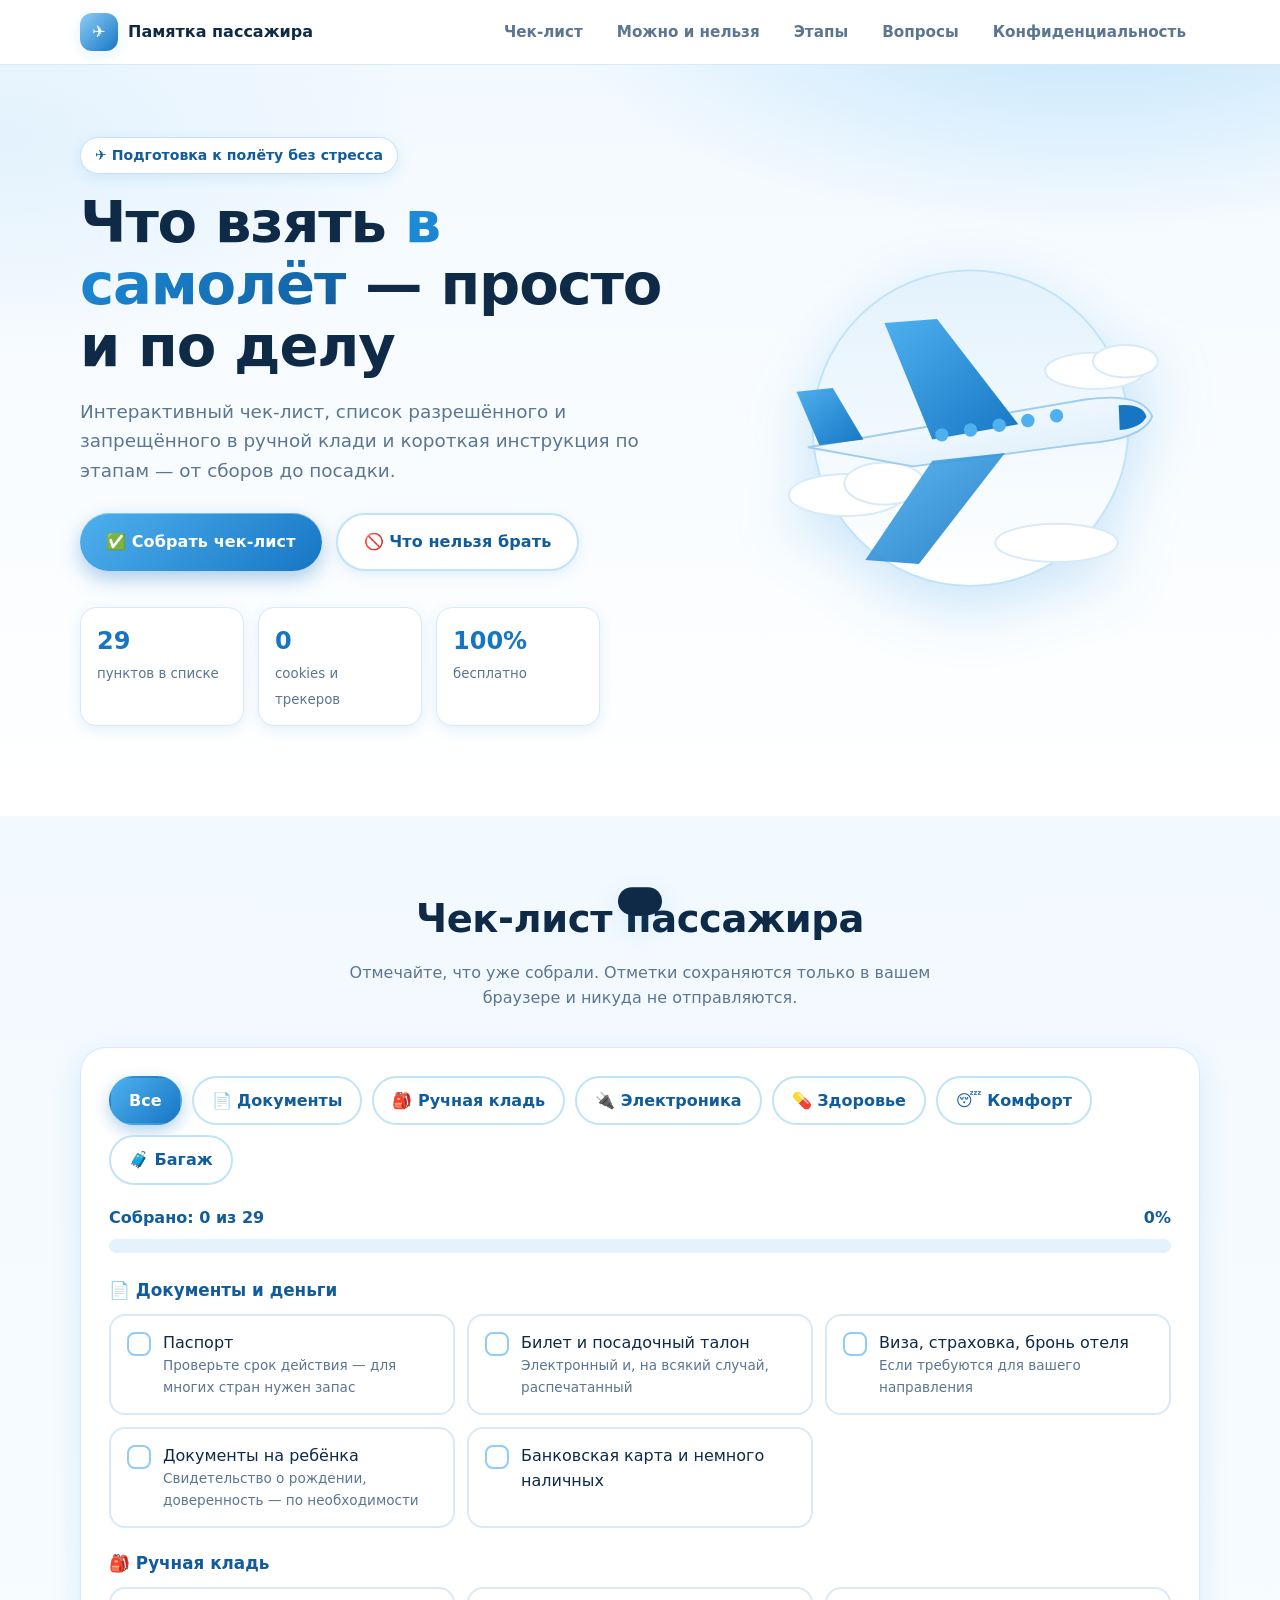
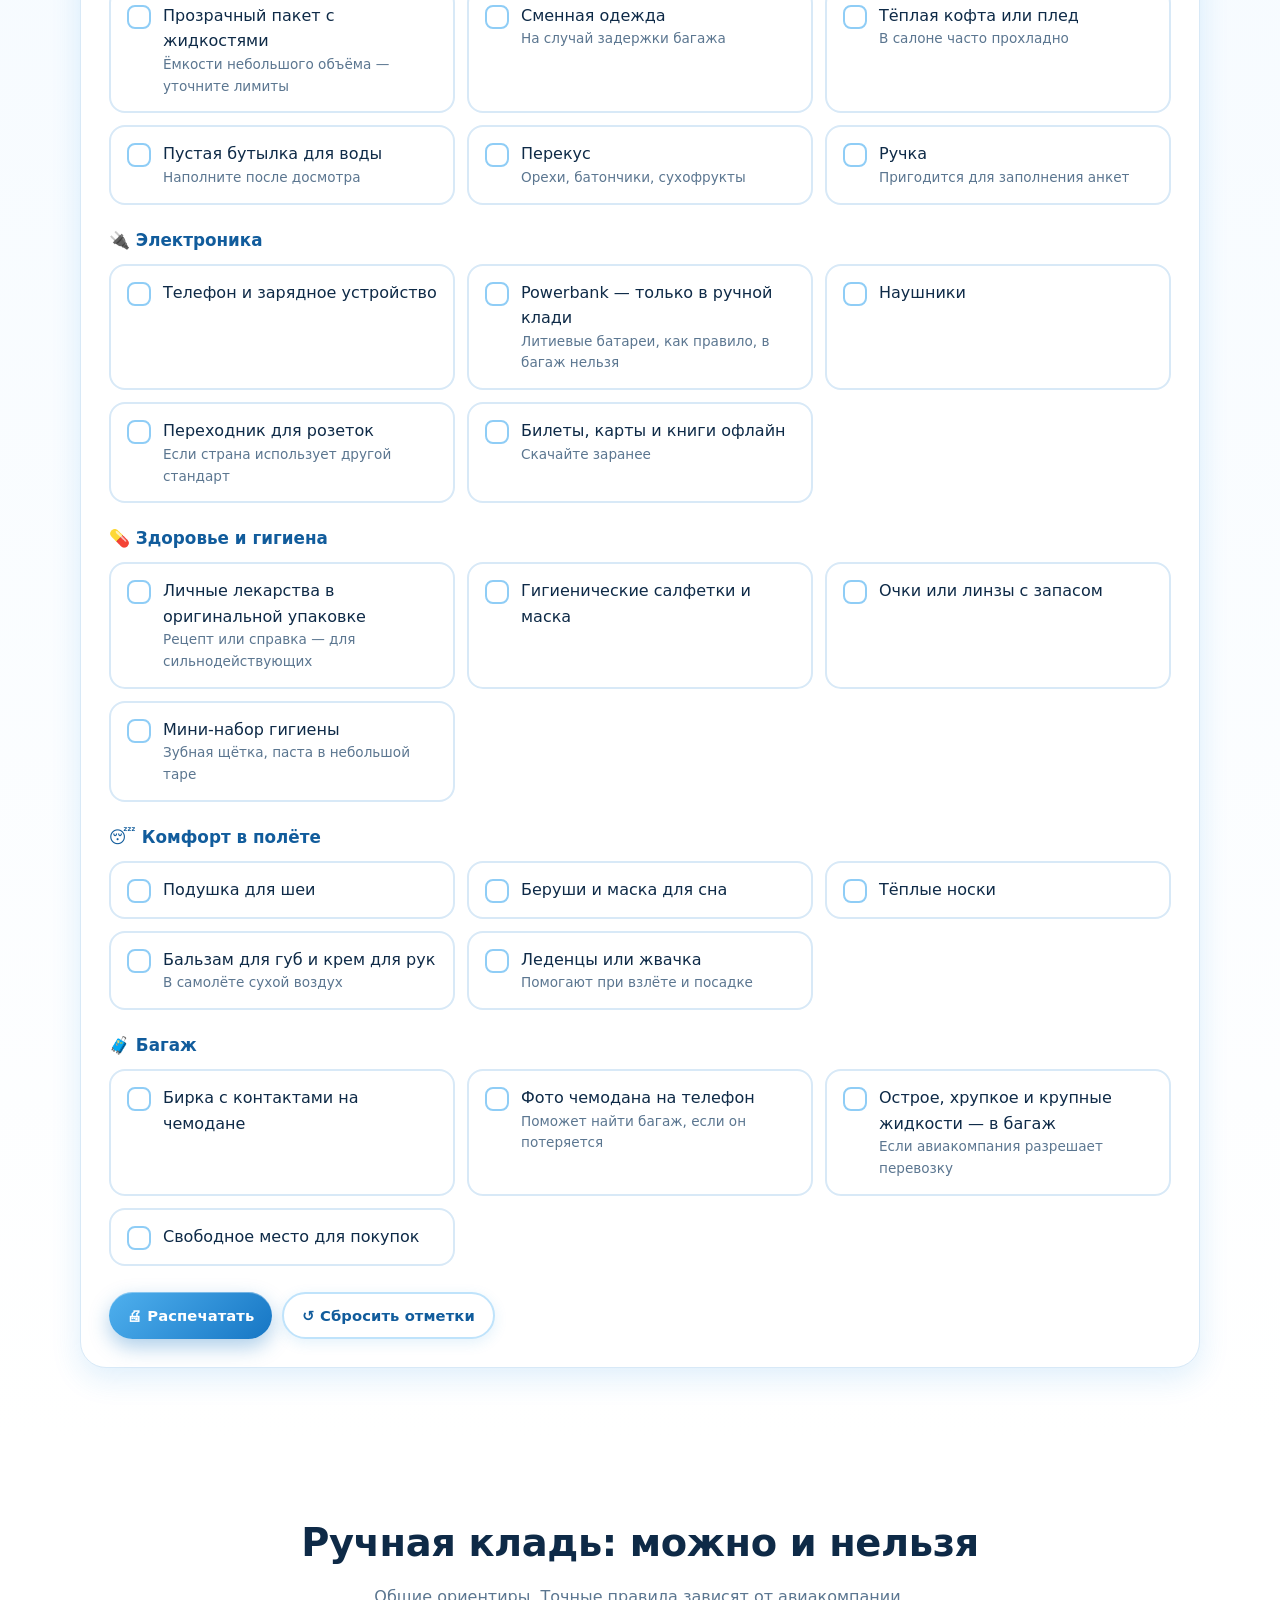
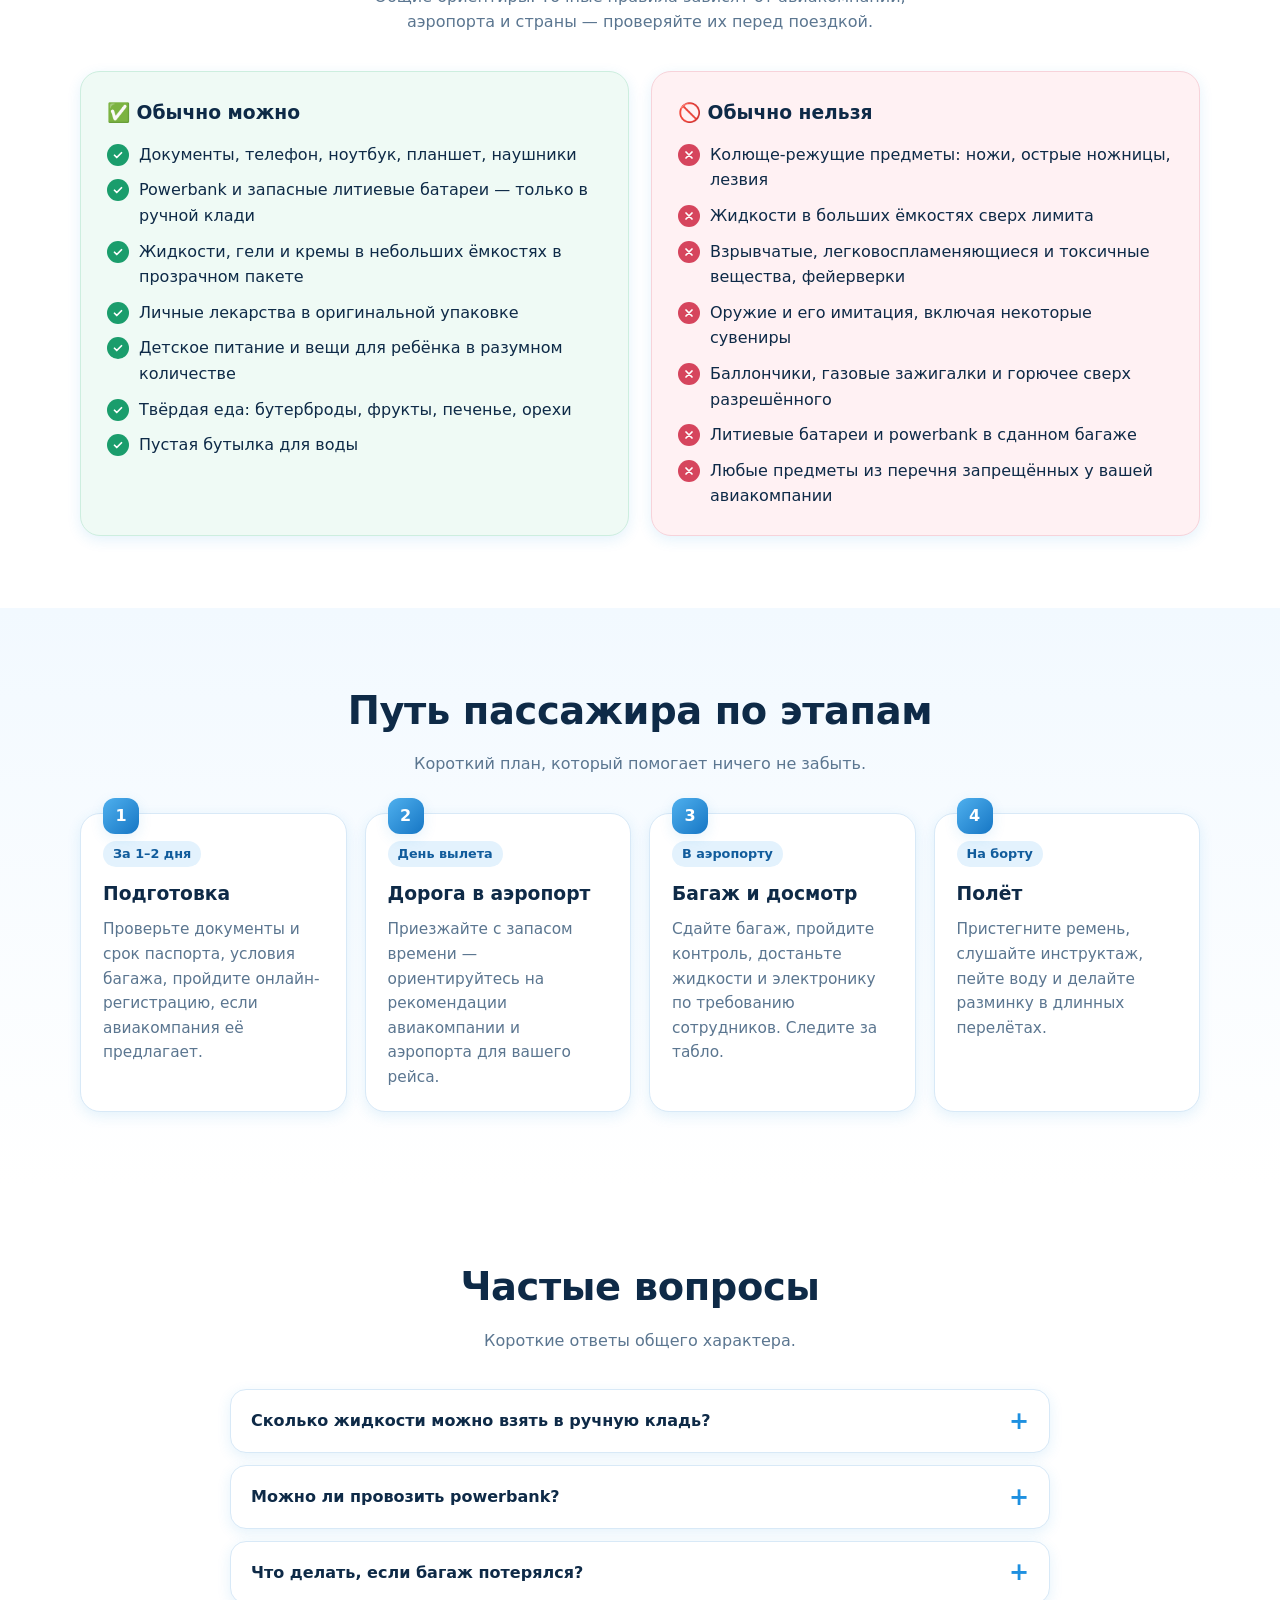
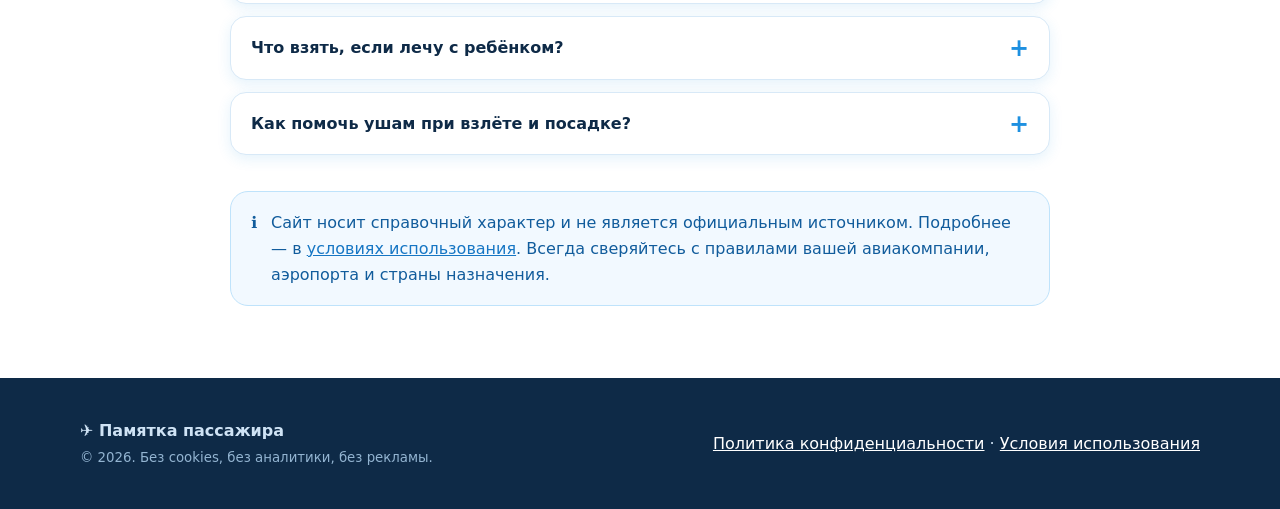
<file: index.html>
<!DOCTYPE html>
<html lang="ru">
<head>
  <meta charset="utf-8">
  <meta name="viewport" content="width=device-width, initial-scale=1">
  <meta http-equiv="Content-Security-Policy" content="default-src 'none'; script-src 'self'; style-src 'self'; img-src 'self' data:; base-uri 'none'; form-action 'none';">
  <meta name="referrer" content="no-referrer">
  <title>Памятка пассажира — что взять в самолёт</title>
  <meta name="description" content="Простая памятка пассажира: что взять в самолёт, что нельзя в ручную кладь, как подготовиться к рейсу. Интерактивный чек-лист без регистрации и сбора данных.">
  <meta name="theme-color" content="#1e90e0">
  <link rel="icon" type="image/svg+xml" href="favicon.svg">
  <link rel="stylesheet" href="style.css">
</head>
<body>
  <a class="skip" href="#main">Перейти к содержимому</a>

  <header class="header">
    <div class="container">
      <a class="brand" href="#top" aria-label="Памятка пассажира — на главную">
        <span class="brand-mark" aria-hidden="true">✈</span>
        <span>Памятка пассажира</span>
      </a>
      <nav class="nav" aria-label="Разделы">
        <a href="#checklist-section">Чек-лист</a>
        <a href="#rules">Можно и нельзя</a>
        <a href="#steps">Этапы</a>
        <a href="#faq">Вопросы</a>
        <a class="keep" href="privacy.html">Конфиденциальность</a>
      </nav>
    </div>
  </header>

  <main id="main">
    <!-- HERO -->
    <div class="hero" id="top">
      <div class="container hero-grid">
        <div>
          <span class="eyebrow">✈ Подготовка к полёту без стресса</span>
          <h1>Что взять <span>в самолёт</span> — просто и по делу</h1>
          <p class="lead">Интерактивный чек-лист, список разрешённого и запрещённого в ручной клади и короткая инструкция по этапам — от сборов до посадки.</p>
          <div class="hero-actions">
            <a class="btn" href="#checklist-section">✅ Собрать чек-лист</a>
            <a class="btn ghost" href="#rules">🚫 Что нельзя брать</a>
          </div>
          <div class="stats" aria-label="Коротко о сайте">
            <div class="stat"><b>29</b><small>пунктов в списке</small></div>
            <div class="stat"><b>0</b><small>cookies и трекеров</small></div>
            <div class="stat"><b>100%</b><small>бесплатно</small></div>
          </div>
        </div>
        <div class="hero-art" aria-hidden="true">
          <svg viewBox="0 0 480 360" xmlns="http://www.w3.org/2000/svg" role="presentation">
            <defs>
              <linearGradient id="sky" x1="0" y1="0" x2="0" y2="1">
                <stop offset="0" stop-color="#e3f2fd"/><stop offset="1" stop-color="#ffffff"/>
              </linearGradient>
              <linearGradient id="body" x1="0" y1="0" x2="1" y2="1">
                <stop offset="0" stop-color="#ffffff"/><stop offset="1" stop-color="#d8ecfb"/>
              </linearGradient>
              <linearGradient id="wing" x1="0" y1="0" x2="1" y2="1">
                <stop offset="0" stop-color="#4fb0ee"/><stop offset="1" stop-color="#1676c4"/>
              </linearGradient>
            </defs>
            <circle cx="240" cy="180" r="165" fill="url(#sky)" stroke="#bfe3fb" stroke-width="2"/>
            <g fill="#fff" stroke="#d8e9f7" stroke-width="2">
              <ellipse cx="110" cy="250" rx="60" ry="22"/><ellipse cx="150" cy="238" rx="42" ry="22"/>
              <ellipse cx="370" cy="120" rx="52" ry="19"/><ellipse cx="402" cy="110" rx="34" ry="17"/>
              <ellipse cx="330" cy="300" rx="64" ry="20"/>
            </g>
            <g class="float">
              <path d="M70 200 L360 150 Q420 142 430 168 Q420 192 360 196 L180 220 Z" fill="url(#body)" stroke="#9fcdf0" stroke-width="2"/>
              <path d="M200 192 L150 70 L205 66 L290 176 Z" fill="url(#wing)"/>
              <path d="M200 214 L130 318 L186 322 L276 206 Z" fill="url(#wing)" opacity=".9"/>
              <path d="M82 198 L58 142 L96 138 L128 192 Z" fill="url(#wing)"/>
              <g fill="#4fb0ee">
                <circle cx="300" cy="172" r="7"/><circle cx="270" cy="177" r="7"/><circle cx="240" cy="182" r="7"/>
                <circle cx="210" cy="187" r="7"/><circle cx="330" cy="167" r="7"/>
              </g>
              <path d="M395 156 Q420 154 424 168 Q418 180 396 182 Z" fill="#1676c4"/>
            </g>
          </svg>
        </div>
      </div>
    </div>

    <!-- ЧЕК-ЛИСТ -->
    <section id="checklist-section" class="alt">
      <div class="container">
        <div class="section-head">
          <h2>Чек-лист пассажира</h2>
          <p>Отмечайте, что уже собрали. Отметки сохраняются только в вашем браузере и никуда не отправляются.</p>
        </div>
        <div class="panel">
          <div class="toolbar" role="group" aria-label="Фильтр по категориям">
            <button class="chip" type="button" data-filter="all" aria-pressed="true">Все</button>
            <button class="chip" type="button" data-filter="docs" aria-pressed="false">📄 Документы</button>
            <button class="chip" type="button" data-filter="carry" aria-pressed="false">🎒 Ручная кладь</button>
            <button class="chip" type="button" data-filter="tech" aria-pressed="false">🔌 Электроника</button>
            <button class="chip" type="button" data-filter="health" aria-pressed="false">💊 Здоровье</button>
            <button class="chip" type="button" data-filter="comfort" aria-pressed="false">😴 Комфорт</button>
            <button class="chip" type="button" data-filter="bag" aria-pressed="false">🧳 Багаж</button>
          </div>

          <div class="progress-wrap">
            <div class="progress-top">
              <span>Собрано: <span id="count">0 из 29</span></span>
              <span id="pct">0%</span>
            </div>
            <div class="bar" role="progressbar" aria-label="Прогресс сборов" aria-valuemin="0" aria-valuemax="100" aria-valuenow="0"><i id="bar"></i></div>
          </div>

          <div id="checklist" aria-live="polite">
            <noscript>Для интерактивного чек-листа нужен включённый JavaScript. Сайт не собирает данные и не использует сторонние скрипты.</noscript>
          </div>

          <div class="toolbar actions-row">
            <button class="btn small" type="button" id="print">🖨 Распечатать</button>
            <button class="btn small ghost" type="button" id="reset">↺ Сбросить отметки</button>
          </div>
        </div>
      </div>
    </section>

    <!-- МОЖНО / НЕЛЬЗЯ -->
    <section id="rules">
      <div class="container">
        <div class="section-head">
          <h2>Ручная кладь: можно и нельзя</h2>
          <p>Общие ориентиры. Точные правила зависят от авиакомпании, аэропорта и страны — проверяйте их перед поездкой.</p>
        </div>
        <div class="two">
          <div class="card ok">
            <h3>✅ Обычно можно</h3>
            <ul>
              <li>Документы, телефон, ноутбук, планшет, наушники</li>
              <li>Powerbank и запасные литиевые батареи — только в ручной клади</li>
              <li>Жидкости, гели и кремы в небольших ёмкостях в прозрачном пакете</li>
              <li>Личные лекарства в оригинальной упаковке</li>
              <li>Детское питание и вещи для ребёнка в разумном количестве</li>
              <li>Твёрдая еда: бутерброды, фрукты, печенье, орехи</li>
              <li>Пустая бутылка для воды</li>
            </ul>
          </div>
          <div class="card no">
            <h3>🚫 Обычно нельзя</h3>
            <ul>
              <li>Колюще-режущие предметы: ножи, острые ножницы, лезвия</li>
              <li>Жидкости в больших ёмкостях сверх лимита</li>
              <li>Взрывчатые, легковоспламеняющиеся и токсичные вещества, фейерверки</li>
              <li>Оружие и его имитация, включая некоторые сувениры</li>
              <li>Баллончики, газовые зажигалки и горючее сверх разрешённого</li>
              <li>Литиевые батареи и powerbank в сданном багаже</li>
              <li>Любые предметы из перечня запрещённых у вашей авиакомпании</li>
            </ul>
          </div>
        </div>
      </div>
    </section>

    <!-- ЭТАПЫ -->
    <section id="steps" class="alt">
      <div class="container">
        <div class="section-head">
          <h2>Путь пассажира по этапам</h2>
          <p>Короткий план, который помогает ничего не забыть.</p>
        </div>
        <div class="steps">
          <article class="step">
            <span class="tag">За 1–2 дня</span>
            <h3>Подготовка</h3>
            <p>Проверьте документы и срок паспорта, условия багажа, пройдите онлайн-регистрацию, если авиакомпания её предлагает.</p>
          </article>
          <article class="step">
            <span class="tag">День вылета</span>
            <h3>Дорога в аэропорт</h3>
            <p>Приезжайте с запасом времени — ориентируйтесь на рекомендации авиакомпании и аэропорта для вашего рейса.</p>
          </article>
          <article class="step">
            <span class="tag">В аэропорту</span>
            <h3>Багаж и досмотр</h3>
            <p>Сдайте багаж, пройдите контроль, достаньте жидкости и электронику по требованию сотрудников. Следите за табло.</p>
          </article>
          <article class="step">
            <span class="tag">На борту</span>
            <h3>Полёт</h3>
            <p>Пристегните ремень, слушайте инструктаж, пейте воду и делайте разминку в длинных перелётах.</p>
          </article>
        </div>
      </div>
    </section>

    <!-- FAQ -->
    <section id="faq">
      <div class="container">
        <div class="section-head">
          <h2>Частые вопросы</h2>
          <p>Короткие ответы общего характера.</p>
        </div>
        <div class="faq">
          <details>
            <summary>Сколько жидкости можно взять в ручную кладь?</summary>
            <p>Во многих аэропортах действует правило небольших ёмкостей в одном прозрачном пакете. Конкретные лимиты различаются, поэтому уточняйте их у авиакомпании и в аэропорту.</p>
          </details>
          <details>
            <summary>Можно ли провозить powerbank?</summary>
            <p>Как правило — только в ручной клади и с ограничением по ёмкости. Условия зависят от авиакомпании, поэтому проверьте их заранее.</p>
          </details>
          <details>
            <summary>Что делать, если багаж потерялся?</summary>
            <p>Не уходите из зоны выдачи: обратитесь к представителю авиакомпании или в бюро розыска багажа, сохраните багажную бирку и оформите заявление.</p>
          </details>
          <details>
            <summary>Что взять, если лечу с ребёнком?</summary>
            <p>Документы на ребёнка, сменную одежду, воду, перекус, влажные салфетки, любимую игрушку и всё необходимое для кормления. Правила по детскому питанию уточняйте заранее.</p>
          </details>
          <details>
            <summary>Как помочь ушам при взлёте и посадке?</summary>
            <p>Помогают глотательные движения: леденцы, жвачка или питьё. Если есть проблемы со здоровьем, посоветуйтесь с врачом до поездки.</p>
          </details>
        </div>
        <div class="notice notice-wide">
          <span aria-hidden="true">ℹ️</span>
          <span>Сайт носит справочный характер и не является официальным источником. Подробнее — в <a href="terms.html">условиях использования</a>. Всегда сверяйтесь с правилами вашей авиакомпании, аэропорта и страны назначения.</span>
        </div>
      </div>
    </section>
  </main>

  <footer class="footer">
    <div class="container row">
      <div>
        <strong>✈ Памятка пассажира</strong><br>
        <small>© <span id="year">2026</span>. Без cookies, без аналитики, без рекламы.</small>
      </div>
      <nav aria-label="Юридическая информация">
        <a href="privacy.html">Политика конфиденциальности</a> ·
        <a href="terms.html">Условия использования</a>
      </nav>
    </div>
  </footer>

  <div id="toast" class="toast" role="status" aria-live="polite"></div>
  <script src="app.js"></script>
</body>
</html>
</file>
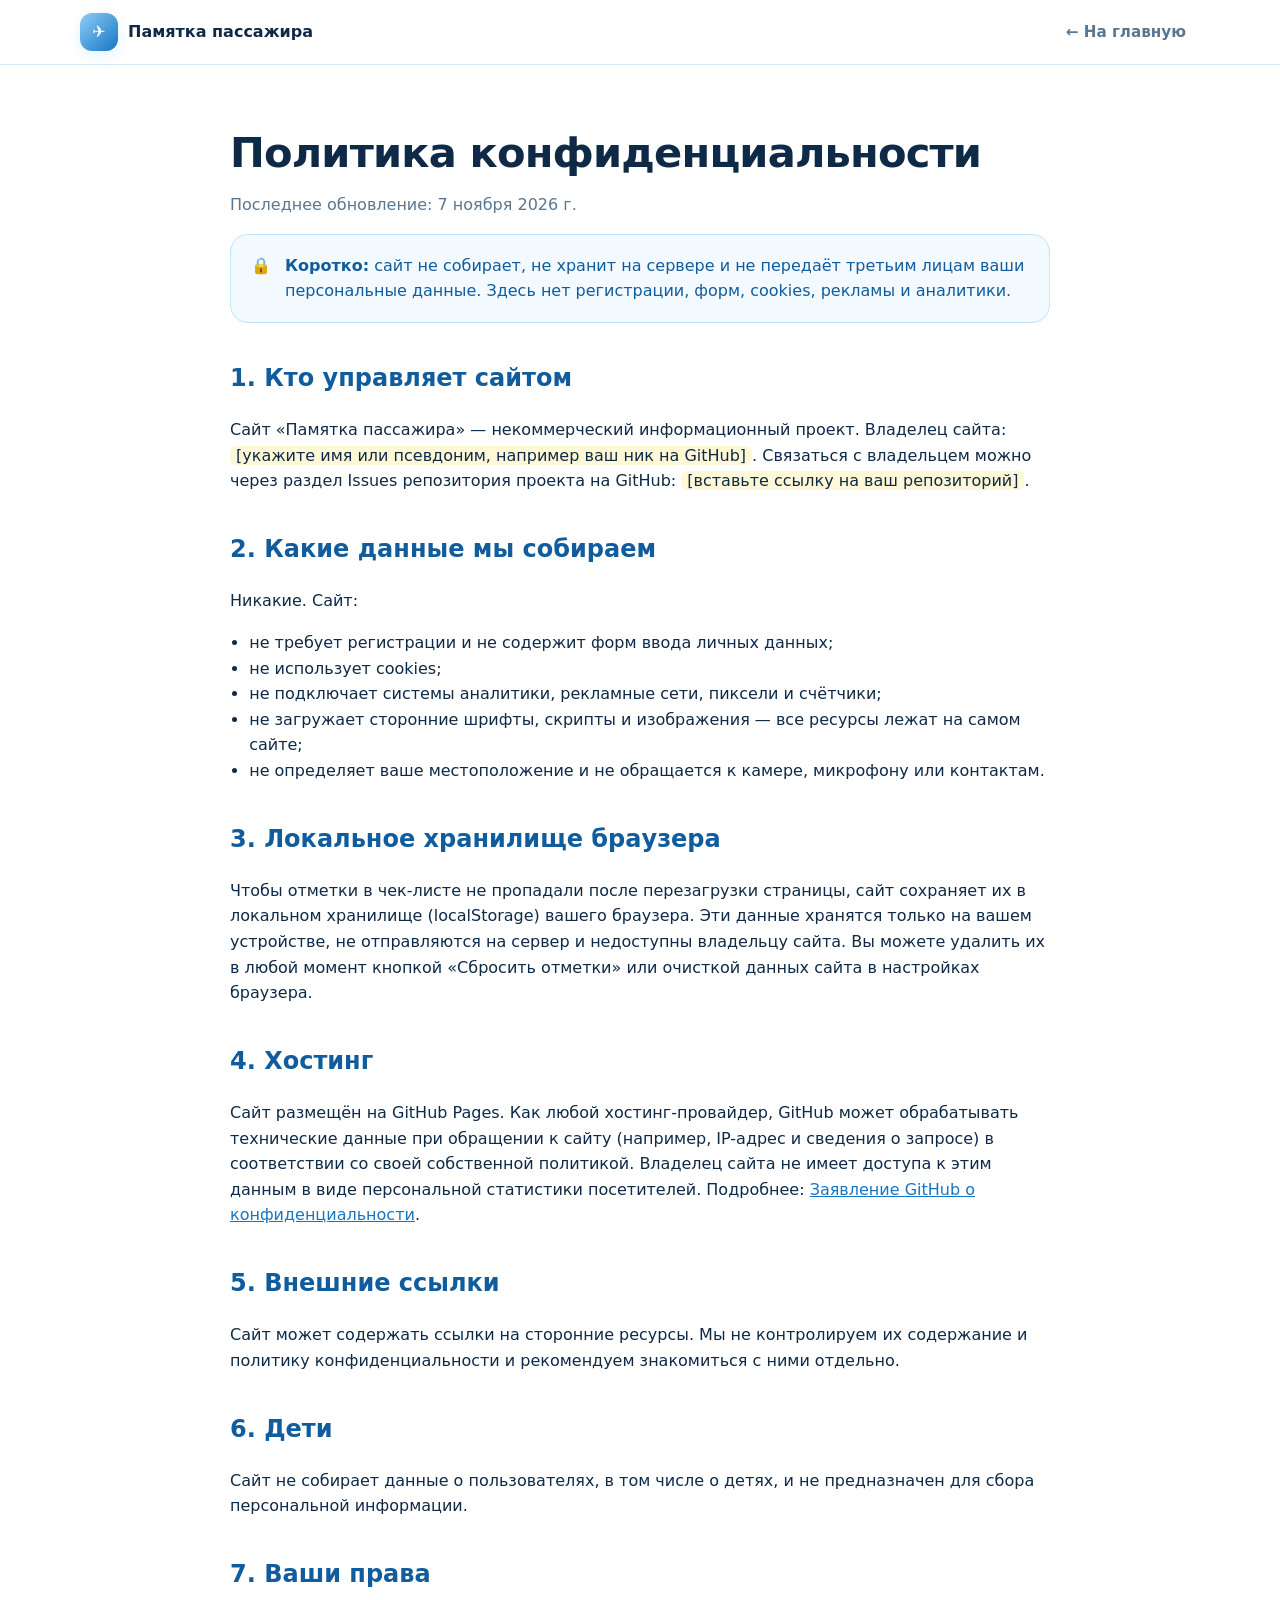
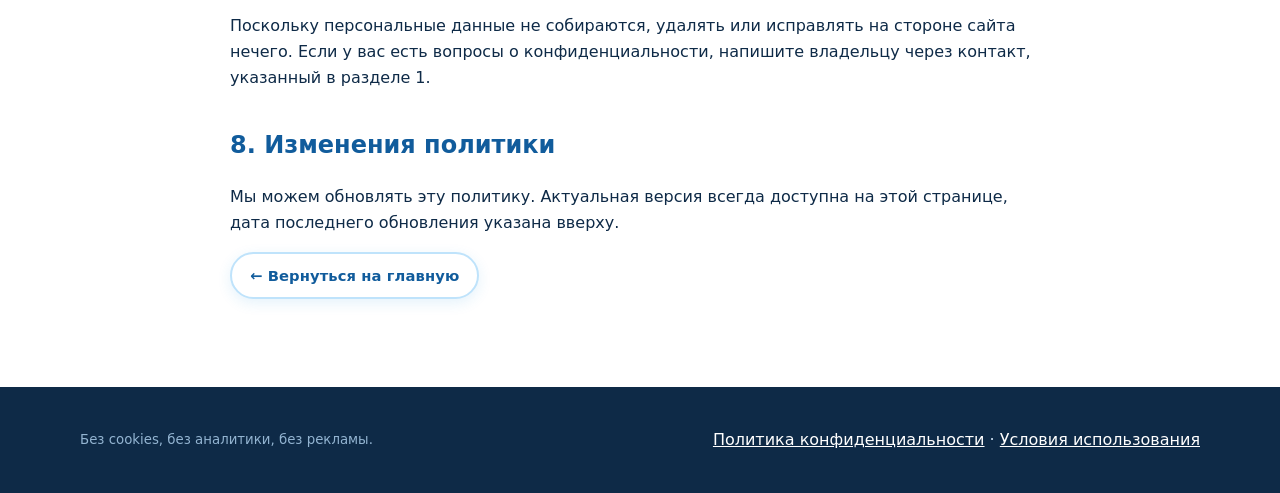
<file: privacy.html>
<!DOCTYPE html>
<html lang="ru">
<head>
  <meta charset="utf-8">
  <meta name="viewport" content="width=device-width, initial-scale=1">
  <meta http-equiv="Content-Security-Policy" content="default-src 'none'; style-src 'self'; img-src 'self' data:; base-uri 'none'; form-action 'none';">
  <meta name="referrer" content="no-referrer">
  <title>Политика конфиденциальности — Памятка пассажира</title>
  <meta name="description" content="Политика конфиденциальности сайта «Памятка пассажира»: мы не собираем персональные данные.">
  <meta name="theme-color" content="#1e90e0">
  <link rel="icon" type="image/svg+xml" href="favicon.svg">
  <link rel="stylesheet" href="style.css">
</head>
<body>
  <header class="header">
    <div class="container">
      <a class="brand" href="index.html" aria-label="Памятка пассажира — на главную">
        <span class="brand-mark" aria-hidden="true">✈</span>
        <span>Памятка пассажира</span>
      </a>
      <nav class="nav" aria-label="Навигация">
        <a class="keep" href="index.html">← На главную</a>
      </nav>
    </div>
  </header>

  <main class="container doc">
    <h1>Политика конфиденциальности</h1>
    <p class="meta">Последнее обновление: 7 ноября 2026 г.</p>

    <div class="notice">
      <span aria-hidden="true">🔒</span>
      <span><strong>Коротко:</strong> сайт не собирает, не хранит на сервере и не передаёт третьим лицам ваши персональные данные. Здесь нет регистрации, форм, cookies, рекламы и аналитики.</span>
    </div>

    <h2>1. Кто управляет сайтом</h2>
    <p>Сайт «Памятка пассажира» — некоммерческий информационный проект. Владелец сайта: <span class="placeholder">[укажите имя или псевдоним, например ваш ник на GitHub]</span>. Связаться с владельцем можно через раздел Issues репозитория проекта на GitHub: <span class="placeholder">[вставьте ссылку на ваш репозиторий]</span>.</p>

    <h2>2. Какие данные мы собираем</h2>
    <p>Никакие. Сайт:</p>
    <ul>
      <li>не требует регистрации и не содержит форм ввода личных данных;</li>
      <li>не использует cookies;</li>
      <li>не подключает системы аналитики, рекламные сети, пиксели и счётчики;</li>
      <li>не загружает сторонние шрифты, скрипты и изображения — все ресурсы лежат на самом сайте;</li>
      <li>не определяет ваше местоположение и не обращается к камере, микрофону или контактам.</li>
    </ul>

    <h2>3. Локальное хранилище браузера</h2>
    <p>Чтобы отметки в чек-листе не пропадали после перезагрузки страницы, сайт сохраняет их в локальном хранилище (localStorage) вашего браузера. Эти данные хранятся только на вашем устройстве, не отправляются на сервер и недоступны владельцу сайта. Вы можете удалить их в любой момент кнопкой «Сбросить отметки» или очисткой данных сайта в настройках браузера.</p>

    <h2>4. Хостинг</h2>
    <p>Сайт размещён на GitHub Pages. Как любой хостинг-провайдер, GitHub может обрабатывать технические данные при обращении к сайту (например, IP-адрес и сведения о запросе) в соответствии со своей собственной политикой. Владелец сайта не имеет доступа к этим данным в виде персональной статистики посетителей. Подробнее: <a href="https://docs.github.com/en/site-policy/privacy-policies/github-general-privacy-statement" rel="noopener noreferrer" target="_blank">Заявление GitHub о конфиденциальности</a>.</p>

    <h2>5. Внешние ссылки</h2>
    <p>Сайт может содержать ссылки на сторонние ресурсы. Мы не контролируем их содержание и политику конфиденциальности и рекомендуем знакомиться с ними отдельно.</p>

    <h2>6. Дети</h2>
    <p>Сайт не собирает данные о пользователях, в том числе о детях, и не предназначен для сбора персональной информации.</p>

    <h2>7. Ваши права</h2>
    <p>Поскольку персональные данные не собираются, удалять или исправлять на стороне сайта нечего. Если у вас есть вопросы о конфиденциальности, напишите владельцу через контакт, указанный в разделе 1.</p>

    <h2>8. Изменения политики</h2>
    <p>Мы можем обновлять эту политику. Актуальная версия всегда доступна на этой странице, дата последнего обновления указана вверху.</p>

    <p><a class="btn ghost small" href="index.html">← Вернуться на главную</a></p>
  </main>

  <footer class="footer">
    <div class="container row">
      <small>Без cookies, без аналитики, без рекламы.</small>
      <nav aria-label="Юридическая информация">
        <a href="privacy.html">Политика конфиденциальности</a> ·
        <a href="terms.html">Условия использования</a>
      </nav>
    </div>
  </footer>
</body>
</html>
</file>
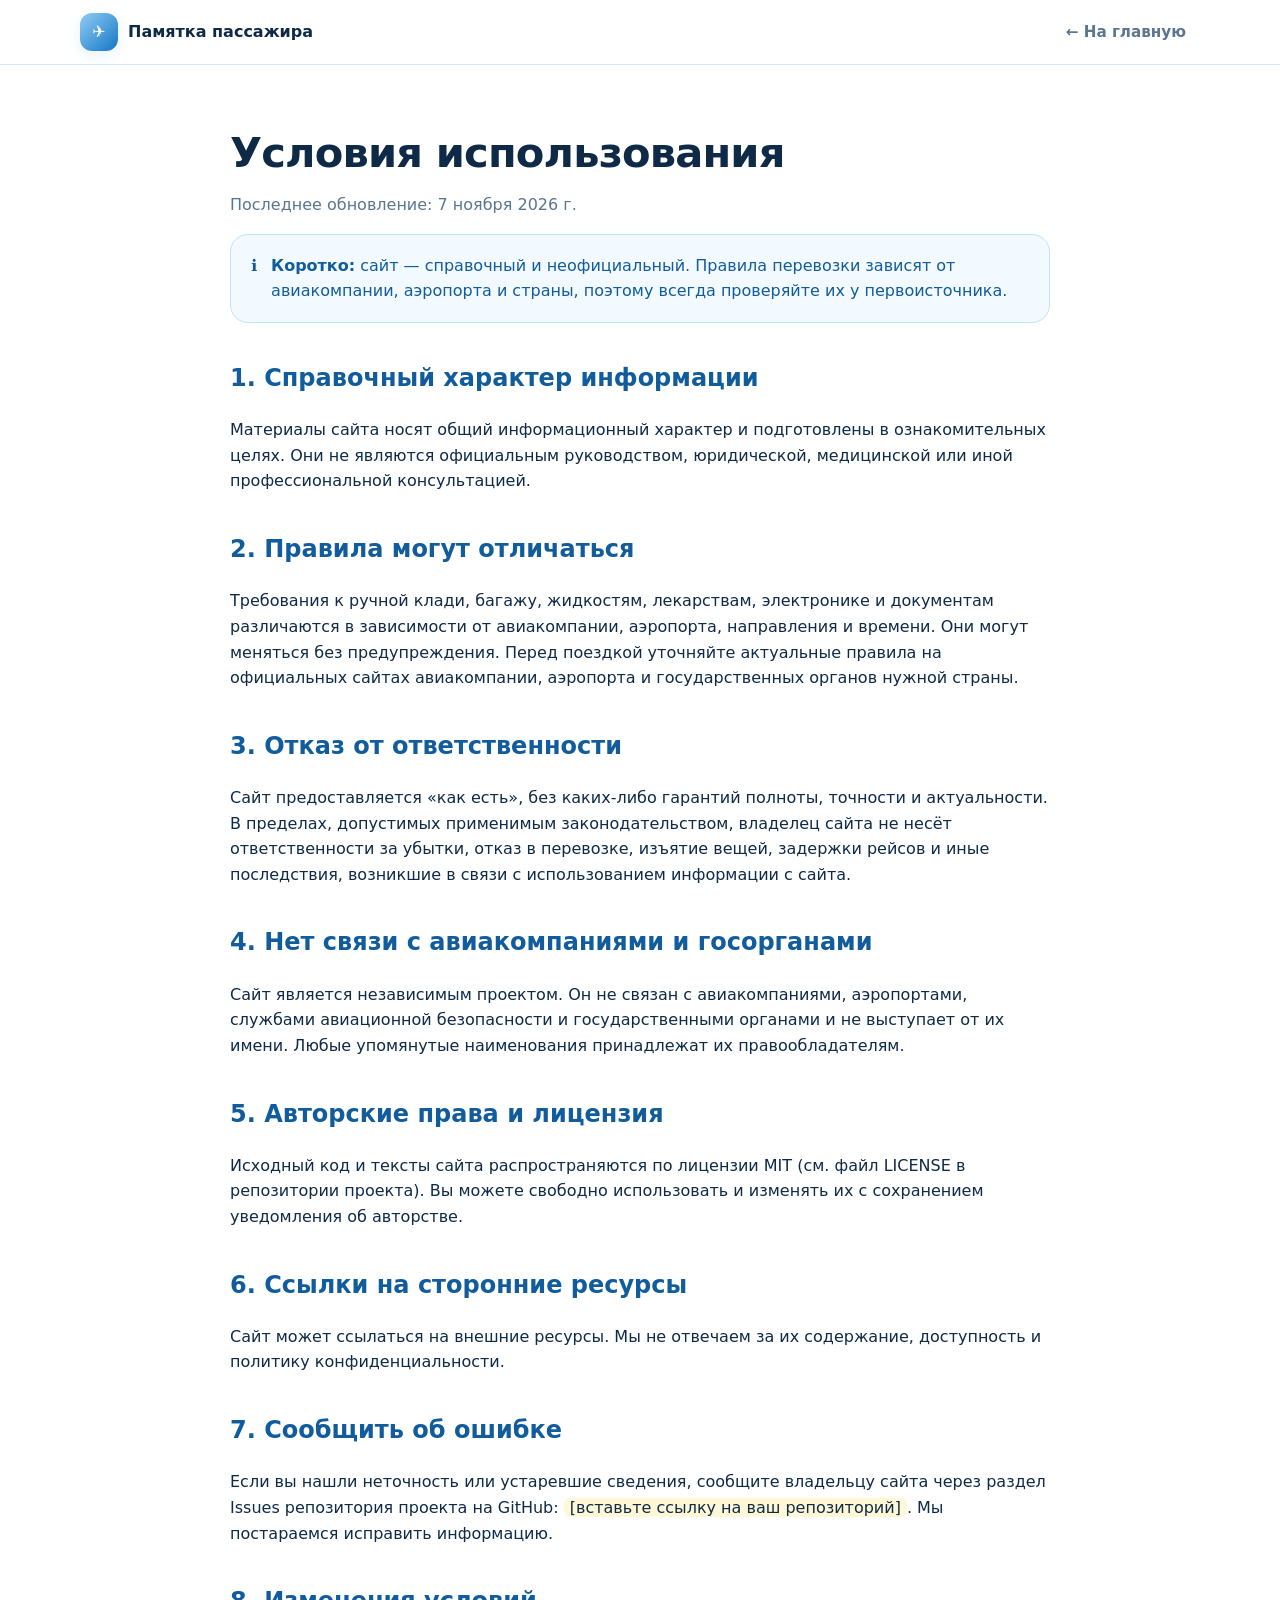
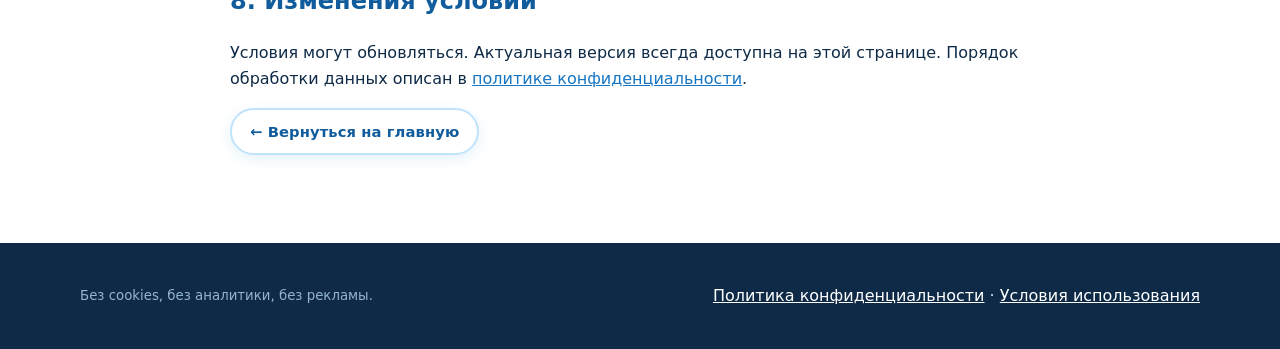
<file: terms.html>
<!DOCTYPE html>
<html lang="ru">
<head>
  <meta charset="utf-8">
  <meta name="viewport" content="width=device-width, initial-scale=1">
  <meta http-equiv="Content-Security-Policy" content="default-src 'none'; style-src 'self'; img-src 'self' data:; base-uri 'none'; form-action 'none';">
  <meta name="referrer" content="no-referrer">
  <title>Условия использования — Памятка пассажира</title>
  <meta name="description" content="Условия использования и отказ от ответственности сайта «Памятка пассажира».">
  <meta name="theme-color" content="#1e90e0">
  <link rel="icon" type="image/svg+xml" href="favicon.svg">
  <link rel="stylesheet" href="style.css">
</head>
<body>
  <header class="header">
    <div class="container">
      <a class="brand" href="index.html" aria-label="Памятка пассажира — на главную">
        <span class="brand-mark" aria-hidden="true">✈</span>
        <span>Памятка пассажира</span>
      </a>
      <nav class="nav" aria-label="Навигация">
        <a class="keep" href="index.html">← На главную</a>
      </nav>
    </div>
  </header>

  <main class="container doc">
    <h1>Условия использования</h1>
    <p class="meta">Последнее обновление: 7 ноября 2026 г.</p>

    <div class="notice">
      <span aria-hidden="true">ℹ️</span>
      <span><strong>Коротко:</strong> сайт — справочный и неофициальный. Правила перевозки зависят от авиакомпании, аэропорта и страны, поэтому всегда проверяйте их у первоисточника.</span>
    </div>

    <h2>1. Справочный характер информации</h2>
    <p>Материалы сайта носят общий информационный характер и подготовлены в ознакомительных целях. Они не являются официальным руководством, юридической, медицинской или иной профессиональной консультацией.</p>

    <h2>2. Правила могут отличаться</h2>
    <p>Требования к ручной клади, багажу, жидкостям, лекарствам, электронике и документам различаются в зависимости от авиакомпании, аэропорта, направления и времени. Они могут меняться без предупреждения. Перед поездкой уточняйте актуальные правила на официальных сайтах авиакомпании, аэропорта и государственных органов нужной страны.</p>

    <h2>3. Отказ от ответственности</h2>
    <p>Сайт предоставляется «как есть», без каких-либо гарантий полноты, точности и актуальности. В пределах, допустимых применимым законодательством, владелец сайта не несёт ответственности за убытки, отказ в перевозке, изъятие вещей, задержки рейсов и иные последствия, возникшие в связи с использованием информации с сайта.</p>

    <h2>4. Нет связи с авиакомпаниями и госорганами</h2>
    <p>Сайт является независимым проектом. Он не связан с авиакомпаниями, аэропортами, службами авиационной безопасности и государственными органами и не выступает от их имени. Любые упомянутые наименования принадлежат их правообладателям.</p>

    <h2>5. Авторские права и лицензия</h2>
    <p>Исходный код и тексты сайта распространяются по лицензии MIT (см. файл LICENSE в репозитории проекта). Вы можете свободно использовать и изменять их с сохранением уведомления об авторстве.</p>

    <h2>6. Ссылки на сторонние ресурсы</h2>
    <p>Сайт может ссылаться на внешние ресурсы. Мы не отвечаем за их содержание, доступность и политику конфиденциальности.</p>

    <h2>7. Сообщить об ошибке</h2>
    <p>Если вы нашли неточность или устаревшие сведения, сообщите владельцу сайта через раздел Issues репозитория проекта на GitHub: <span class="placeholder">[вставьте ссылку на ваш репозиторий]</span>. Мы постараемся исправить информацию.</p>

    <h2>8. Изменения условий</h2>
    <p>Условия могут обновляться. Актуальная версия всегда доступна на этой странице. Порядок обработки данных описан в <a href="privacy.html">политике конфиденциальности</a>.</p>

    <p><a class="btn ghost small" href="index.html">← Вернуться на главную</a></p>
  </main>

  <footer class="footer">
    <div class="container row">
      <small>Без cookies, без аналитики, без рекламы.</small>
      <nav aria-label="Юридическая информация">
        <a href="privacy.html">Политика конфиденциальности</a> ·
        <a href="terms.html">Условия использования</a>
      </nav>
    </div>
  </footer>
</body>
</html>
</file>
<file: style.css>
/* Памятка пассажира — стили. Белый + голубой. Без внешних ресурсов. */
:root {
  --blue-50: #f2f9ff;
  --blue-100: #e3f2fd;
  --blue-200: #bfe3fb;
  --blue-300: #8fcdf6;
  --blue-400: #4fb0ee;
  --blue-500: #1e90e0;
  --blue-600: #1676c4;
  --blue-700: #115c9c;
  --ink: #0e2a47;
  --muted: #5b7690;
  --line: #d8e9f7;
  --white: #ffffff;
  --danger: #d6455d;
  --danger-bg: #fff1f3;
  --ok: #1a9d6c;
  --ok-bg: #effaf5;
  --radius: 20px;
  --shadow: 0 10px 30px rgba(30, 144, 224, 0.14);
  --shadow-sm: 0 4px 14px rgba(30, 144, 224, 0.12);
}

* { box-sizing: border-box; }
html { scroll-behavior: smooth; -webkit-text-size-adjust: 100%; }
body {
  margin: 0;
  font-family: system-ui, -apple-system, "Segoe UI", Roboto, "Helvetica Neue", Arial, sans-serif;
  color: var(--ink);
  background: var(--white);
  line-height: 1.6;
}
img, svg { max-width: 100%; }
a { color: var(--blue-600); }
.container { width: min(1120px, 100% - 32px); margin-inline: auto; }

.skip {
  position: absolute; left: -999px; top: 8px;
  background: var(--blue-600); color: #fff; padding: 10px 16px; border-radius: 12px; z-index: 100;
}
.skip:focus { left: 8px; }

/* ===== Кнопки ===== */
.btn {
  --btn-bg: linear-gradient(135deg, var(--blue-400), var(--blue-600));
  display: inline-flex; align-items: center; justify-content: center; gap: 10px;
  padding: 14px 26px;
  border: 0; border-radius: 999px;
  font: inherit; font-weight: 650; font-size: 1rem; letter-spacing: .1px;
  color: #fff; background: var(--btn-bg);
  box-shadow: 0 8px 20px rgba(22, 118, 196, 0.35), inset 0 1px 0 rgba(255,255,255,.35);
  cursor: pointer; text-decoration: none;
  transition: transform .18s ease, box-shadow .18s ease, filter .18s ease;
}
.btn:hover { transform: translateY(-2px); box-shadow: 0 12px 26px rgba(22, 118, 196, 0.42), inset 0 1px 0 rgba(255,255,255,.35); filter: brightness(1.05); }
.btn:active { transform: translateY(0) scale(.98); }
.btn:focus-visible, .chip:focus-visible, .check:focus-within, summary:focus-visible, .nav a:focus-visible {
  outline: 3px solid var(--blue-300); outline-offset: 3px;
}
.btn.ghost {
  color: var(--blue-700); background: #fff;
  border: 2px solid var(--blue-200);
  box-shadow: var(--shadow-sm);
}
.btn.ghost:hover { border-color: var(--blue-400); background: var(--blue-50); }
.btn.small { padding: 10px 18px; font-size: .92rem; }

.chip {
  padding: 10px 18px; border-radius: 999px;
  border: 2px solid var(--blue-200); background: #fff; color: var(--blue-700);
  font: inherit; font-weight: 600; cursor: pointer;
  transition: all .18s ease;
}
.chip:hover { background: var(--blue-50); border-color: var(--blue-300); transform: translateY(-1px); }
.chip[aria-pressed="true"] {
  color: #fff; border-color: transparent;
  background: linear-gradient(135deg, var(--blue-400), var(--blue-600));
  box-shadow: 0 6px 16px rgba(22, 118, 196, .32);
}

/* ===== Шапка ===== */
.header {
  position: sticky; top: 0; z-index: 50;
  background: rgba(255,255,255,.9);
  -webkit-backdrop-filter: blur(10px); backdrop-filter: blur(10px);
  border-bottom: 1px solid var(--line);
}
.header .container { display: flex; align-items: center; justify-content: space-between; gap: 16px; padding: 12px 0; }
.brand { display: flex; align-items: center; gap: 10px; font-weight: 800; color: var(--ink); text-decoration: none; }
.brand-mark {
  display: grid; place-items: center; width: 38px; height: 38px; border-radius: 12px;
  background: linear-gradient(135deg, var(--blue-300), var(--blue-600)); color: #fff;
  box-shadow: var(--shadow-sm);
}
.nav { display: flex; gap: 6px; align-items: center; flex-wrap: wrap; }
.nav a { padding: 8px 14px; border-radius: 999px; color: var(--muted); text-decoration: none; font-weight: 600; font-size: .95rem; }
.nav a:hover { background: var(--blue-50); color: var(--blue-700); }

/* ===== Hero ===== */
.hero {
  position: relative; overflow: hidden;
  background:
    radial-gradient(900px 400px at 85% -10%, var(--blue-200), transparent 60%),
    radial-gradient(700px 360px at 0% 10%, var(--blue-100), transparent 60%),
    linear-gradient(180deg, var(--blue-50), #fff);
  padding: 72px 0 90px;
}
.hero-grid { display: grid; grid-template-columns: 1.15fr .85fr; gap: 40px; align-items: center; }
.eyebrow {
  display: inline-flex; gap: 8px; align-items: center;
  padding: 6px 14px; border-radius: 999px; background: #fff; border: 1px solid var(--blue-200);
  color: var(--blue-700); font-weight: 650; font-size: .88rem; box-shadow: var(--shadow-sm);
}
h1 { font-size: clamp(2.1rem, 5vw, 3.6rem); line-height: 1.08; margin: 18px 0 16px; letter-spacing: -.02em; }
h1 span { background: linear-gradient(135deg, var(--blue-500), var(--blue-700)); -webkit-background-clip: text; background-clip: text; color: transparent; }
.lead { font-size: 1.15rem; color: var(--muted); max-width: 56ch; }
.hero-actions { display: flex; gap: 14px; flex-wrap: wrap; margin-top: 28px; }
.hero-art { position: relative; min-height: 280px; }
.hero-art svg { width: 100%; height: auto; filter: drop-shadow(0 20px 30px rgba(30,144,224,.22)); }
.float { animation: float 6s ease-in-out infinite; }
@keyframes float { 0%,100% { transform: translateY(0); } 50% { transform: translateY(-10px); } }

.stats { display: grid; grid-template-columns: repeat(3, 1fr); gap: 14px; margin-top: 36px; max-width: 520px; }
.stat { background: #fff; border: 1px solid var(--line); border-radius: 16px; padding: 14px 16px; box-shadow: var(--shadow-sm); }
.stat b { display: block; font-size: 1.5rem; color: var(--blue-600); }
.stat small { color: var(--muted); }

/* ===== Секции ===== */
section { padding: 72px 0; }
.section-head { text-align: center; margin-bottom: 36px; }
.section-head h2 { font-size: clamp(1.7rem, 3.4vw, 2.4rem); margin: 0 0 10px; letter-spacing: -.01em; }
.section-head p { margin: 0 auto; color: var(--muted); max-width: 60ch; }
.alt { background: linear-gradient(180deg, var(--blue-50), #fff); }

/* ===== Чек-лист ===== */
.panel { background: #fff; border: 1px solid var(--line); border-radius: 26px; box-shadow: var(--shadow); padding: 28px; }
.toolbar { display: flex; flex-wrap: wrap; gap: 10px; margin-bottom: 20px; }
.progress-wrap { margin: 6px 0 24px; }
.progress-top { display: flex; justify-content: space-between; font-weight: 650; color: var(--blue-700); margin-bottom: 8px; }
.bar { height: 14px; border-radius: 999px; background: var(--blue-100); overflow: hidden; }
.bar > i { display: block; height: 100%; width: 0%; border-radius: 999px; background: linear-gradient(90deg, var(--blue-300), var(--blue-600)); transition: width .4s ease; }
.group-title { margin: 22px 0 10px; font-size: 1.05rem; color: var(--blue-700); display: flex; align-items: center; gap: 8px; }
.grid { display: grid; grid-template-columns: repeat(auto-fill, minmax(260px, 1fr)); gap: 12px; }
.check {
  display: flex; gap: 12px; align-items: flex-start;
  padding: 14px 16px; border: 2px solid var(--line); border-radius: 16px; background: #fff;
  cursor: pointer; transition: all .18s ease; user-select: none;
}
.check:hover { border-color: var(--blue-300); background: var(--blue-50); transform: translateY(-1px); }
.check input { position: absolute; opacity: 0; pointer-events: none; }
.box {
  flex: 0 0 24px; height: 24px; margin-top: 2px; border-radius: 8px; border: 2px solid var(--blue-300);
  display: grid; place-items: center; color: transparent; transition: all .18s ease; background: #fff;
}
.check input:checked + .box { background: linear-gradient(135deg, var(--blue-400), var(--blue-600)); border-color: transparent; color: #fff; }
.check input:checked ~ .txt { color: var(--muted); text-decoration: line-through; text-decoration-color: var(--blue-300); }
.check:has(input:checked) { background: var(--blue-50); border-color: var(--blue-200); }
.txt small { display: block; color: var(--muted); font-size: .85rem; text-decoration: none; }

/* ===== Можно / нельзя ===== */
.two { display: grid; grid-template-columns: 1fr 1fr; gap: 22px; }
.card { border-radius: var(--radius); padding: 26px; border: 1px solid var(--line); background: #fff; box-shadow: var(--shadow-sm); }
.card h3 { margin: 0 0 14px; display: flex; align-items: center; gap: 10px; }
.card ul { margin: 0; padding: 0; list-style: none; display: grid; gap: 10px; }
.card li { display: flex; gap: 10px; align-items: flex-start; }
.card li::before { content: ""; flex: 0 0 22px; height: 22px; margin-top: 2px; border-radius: 50%; background-position: center; background-repeat: no-repeat; background-size: 12px; }
.card.ok { background: var(--ok-bg); border-color: #cdeedf; }
.card.ok li::before { background-color: var(--ok); background-image: url("data:image/svg+xml,%3Csvg xmlns='http://www.w3.org/2000/svg' viewBox='0 0 24 24' fill='none' stroke='white' stroke-width='3.5' stroke-linecap='round' stroke-linejoin='round'%3E%3Cpath d='M5 12.5l4.5 4.5L19 7.5'/%3E%3C/svg%3E"); }
.card.no { background: var(--danger-bg); border-color: #f7d3da; }
.card.no li::before { background-color: var(--danger); background-image: url("data:image/svg+xml,%3Csvg xmlns='http://www.w3.org/2000/svg' viewBox='0 0 24 24' fill='none' stroke='white' stroke-width='3.5' stroke-linecap='round'%3E%3Cpath d='M6 6l12 12M18 6L6 18'/%3E%3C/svg%3E"); }

/* ===== Таймлайн ===== */
.steps { display: grid; grid-template-columns: repeat(4, 1fr); gap: 18px; counter-reset: s; }
.step { position: relative; background: #fff; border: 1px solid var(--line); border-radius: var(--radius); padding: 26px 22px 22px; box-shadow: var(--shadow-sm); transition: transform .2s ease, box-shadow .2s ease; }
.step:hover { transform: translateY(-4px); box-shadow: var(--shadow); }
.step::before {
  counter-increment: s; content: counter(s);
  position: absolute; top: -16px; left: 22px; width: 36px; height: 36px; border-radius: 12px;
  display: grid; place-items: center; font-weight: 800; color: #fff;
  background: linear-gradient(135deg, var(--blue-400), var(--blue-600)); box-shadow: var(--shadow-sm);
}
.step h3 { margin: 6px 0 8px; }
.step p { margin: 0; color: var(--muted); font-size: .96rem; }
.tag { display: inline-block; margin-bottom: 6px; padding: 3px 10px; border-radius: 999px; background: var(--blue-100); color: var(--blue-700); font-weight: 650; font-size: .8rem; }

/* ===== FAQ ===== */
.faq { max-width: 820px; margin: 0 auto; display: grid; gap: 12px; }
details { background: #fff; border: 1px solid var(--line); border-radius: 16px; padding: 4px 20px; box-shadow: var(--shadow-sm); }
summary { cursor: pointer; padding: 14px 0; font-weight: 650; list-style: none; display: flex; justify-content: space-between; gap: 12px; align-items: center; }
summary::-webkit-details-marker { display: none; }
summary::after { content: "+"; color: var(--blue-500); font-size: 1.5rem; line-height: 1; transition: transform .2s ease; }
details[open] summary::after { transform: rotate(45deg); }
details p { margin: 0 0 16px; color: var(--muted); }

.notice {
  display: flex; gap: 14px; align-items: flex-start;
  background: var(--blue-50); border: 1px solid var(--blue-200); border-radius: 18px; padding: 18px 20px; color: var(--blue-700);
}

.actions-row { margin: 26px 0 0; }
.notice-wide { max-width: 820px; margin: 36px auto 0; }

/* ===== Подвал ===== */
.footer { background: var(--ink); color: #cfe3f5; padding: 40px 0; }
.footer a { color: #fff; }
.footer .row { display: flex; flex-wrap: wrap; gap: 20px; justify-content: space-between; align-items: center; }
.footer small { color: #93b4d1; }

/* ===== Юридические страницы ===== */
.doc { max-width: 820px; margin: 0 auto; padding: 48px 0 72px; }
.doc h1 { font-size: clamp(1.8rem, 4vw, 2.6rem); }
.doc h2 { margin-top: 36px; color: var(--blue-700); }
.doc .meta { color: var(--muted); }
.doc ul { padding-left: 1.2rem; }
.placeholder { background: #fff8d6; border-radius: 6px; padding: 0 6px; }

/* ===== Toast ===== */
.toast {
  position: fixed; left: 50%; bottom: 24px; transform: translate(-50%, 140%);
  background: var(--ink); color: #fff; padding: 14px 22px; border-radius: 999px; box-shadow: var(--shadow);
  transition: transform .35s ease; z-index: 90; max-width: calc(100% - 32px); text-align: center;
}
.toast.show { transform: translate(-50%, 0); }

@media (max-width: 900px) {
  .hero-grid, .two { grid-template-columns: 1fr; }
  .steps { grid-template-columns: repeat(2, 1fr); }
  .hero-art { order: -1; max-width: 420px; margin-inline: auto; min-height: 0; }
  .nav a:not(.keep) { display: none; }
}
@media (max-width: 560px) {
  .steps { grid-template-columns: 1fr; }
  .stats { grid-template-columns: 1fr 1fr 1fr; }
  section { padding: 52px 0; }
  .panel { padding: 18px; }
}
@media (prefers-reduced-motion: reduce) {
  html { scroll-behavior: auto; }
  *, *::before, *::after { animation: none !important; transition: none !important; }
}
@media print {
  .header, .hero-actions, .toolbar, .toast, .footer, .hero-art, .no-print { display: none !important; }
  section { padding: 16px 0; }
  .panel, .card, .step, details { box-shadow: none; }
  details { display: block; }
  details > p { display: block; }
}
</file>
